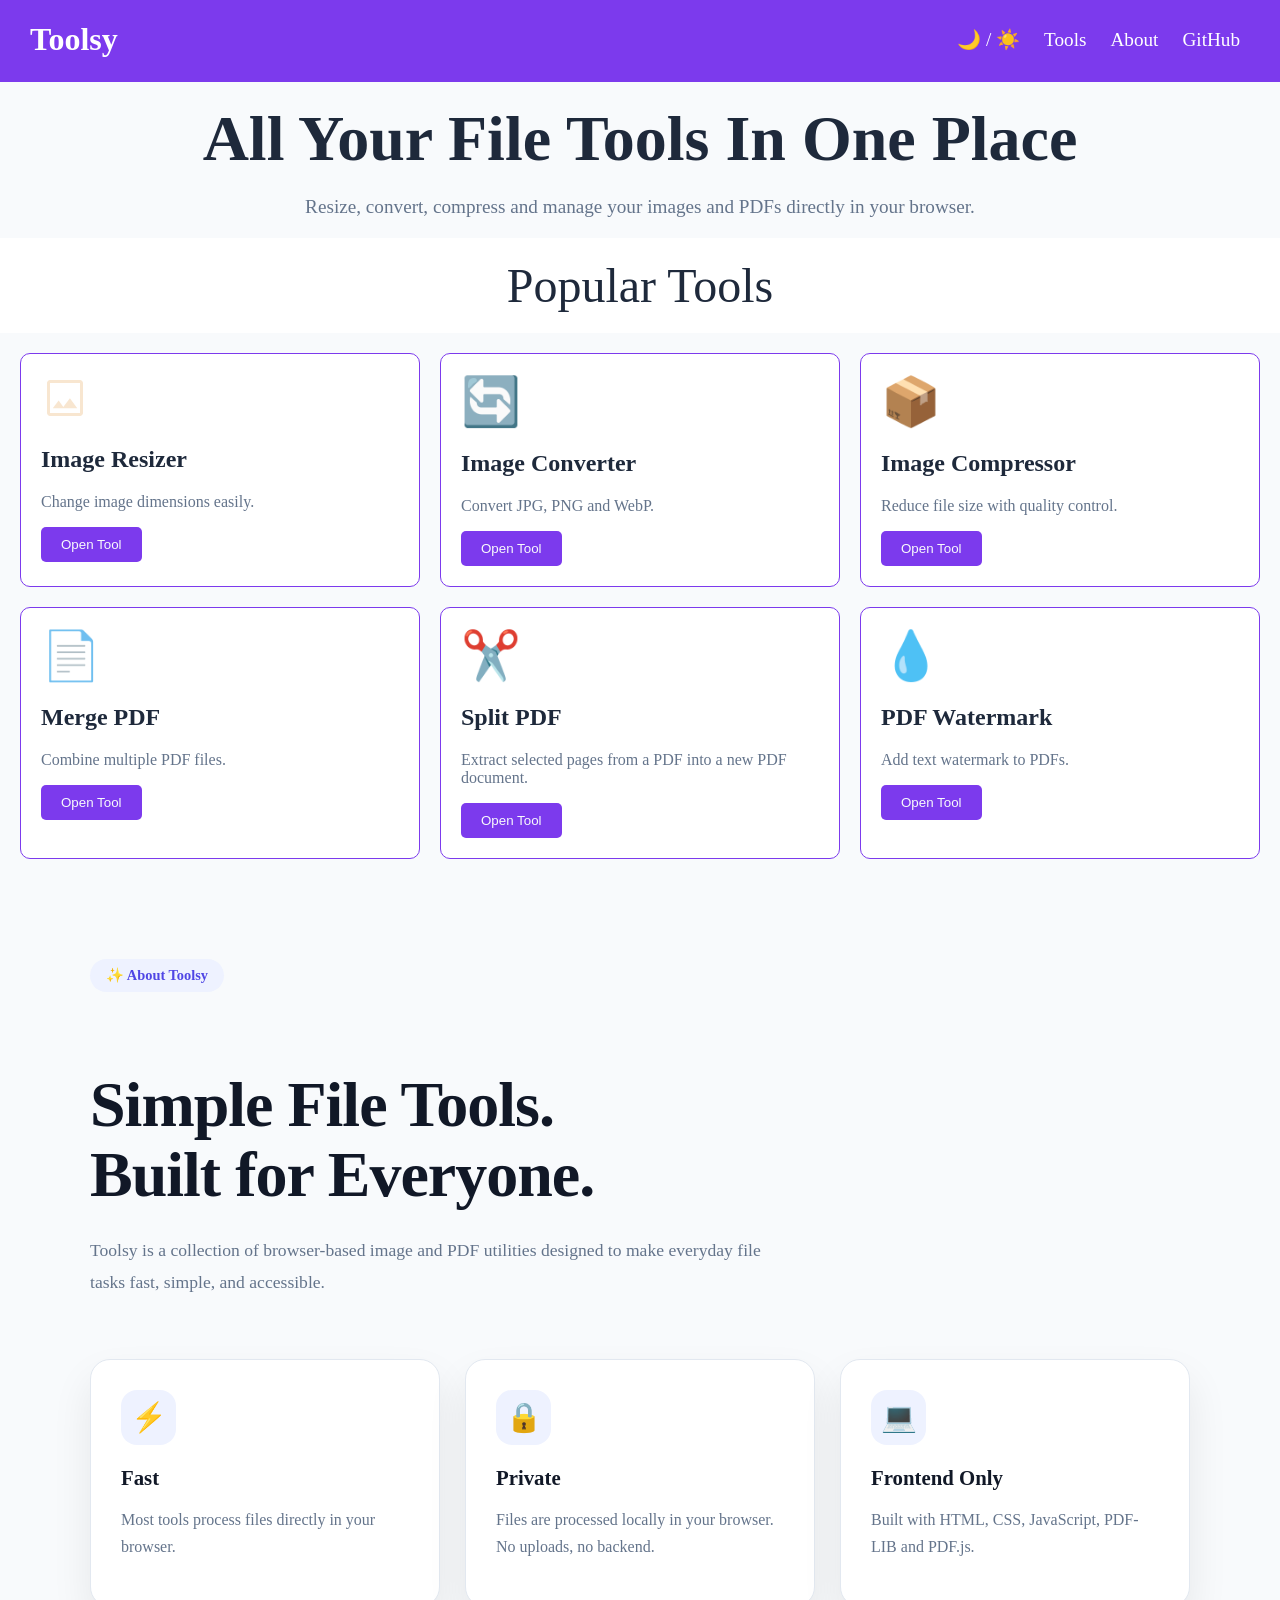
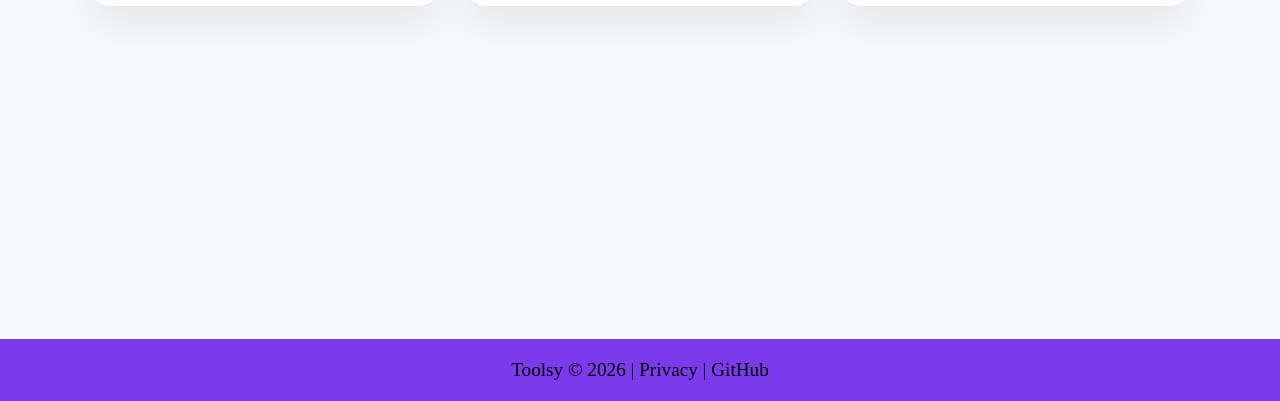
<file: index.html>
<!DOCTYPE html>
<html lang="en">
<head>
    <meta charset="UTF-8">
    <meta name="viewport" content="width=device-width, initial-scale=1.0">
    <title>Toolsy - Simple Image & PDF Tools</title>
     <link rel="icon" href="./assets/test.ico">
    <link rel="stylesheet" href="style.css">
    <link rel="stylesheet" href="./sharedFiles/global.css">
</head>
<body>
    <header>
       
    </header>
    <section data-title="All Your File Tools
In One Place"data-description="Resize, convert, compress and manage your images and PDFs directly in your browser." class="hero">
    </section>
    <section class="features">
       <div class="feature-title">Popular Tools</div>
      <div class="feature-list">

         <div class="tool">
        <img src="./assets/image.svg">
        <h2>Image Resizer</h2>
        <p>Change image dimensions easily.</p>
        <button>Open Tool</button>
    </div>
     <div class="tool">
        <span>🔄</span>
        <h2>Image Converter</h2>
        <p>Convert JPG, PNG and WebP.</p>
        <button>Open Tool</button>
    </div>
     <div class="tool">
        <span>📦</span>
        <h2>Image Compressor</h2>
        <p>Reduce file size with quality control.</p>
        <button>Open Tool</button>
    </div>
     <div class="tool">
        <span>📄</span>
        <h2>Merge PDF</h2>
        <p>Combine multiple PDF files.</p>
        <button>Open Tool</button>
    </div>
     <div class="tool">
        <span>✂️</span>
        <h2>Split PDF</h2>
        <p>Extract selected pages from a PDF into a new PDF document.</p>
        <button>Open Tool</button>
    </div>
     <div class="tool">
        <span>💧</span>
        <h2>PDF Watermark</h2>
        <p>Add text watermark to PDFs.</p>
        <button>Open Tool</button>
    </div>
      </div>

    </section>


    <div id="page-content"></div>
    
    <footer>
      
    </footer>
    
    <script src="./sharedFiles/header.js"></script>
    <script src="./sharedFiles/hero.js"></script>
    <script src="./sharedFiles/footer.js"></script>
    <script src="./sharedFiles/global.js"></script>
    <script src="./sharedFiles/about.js"></script>
    <script src="script.js"></script>


</body>
</html>
</file>
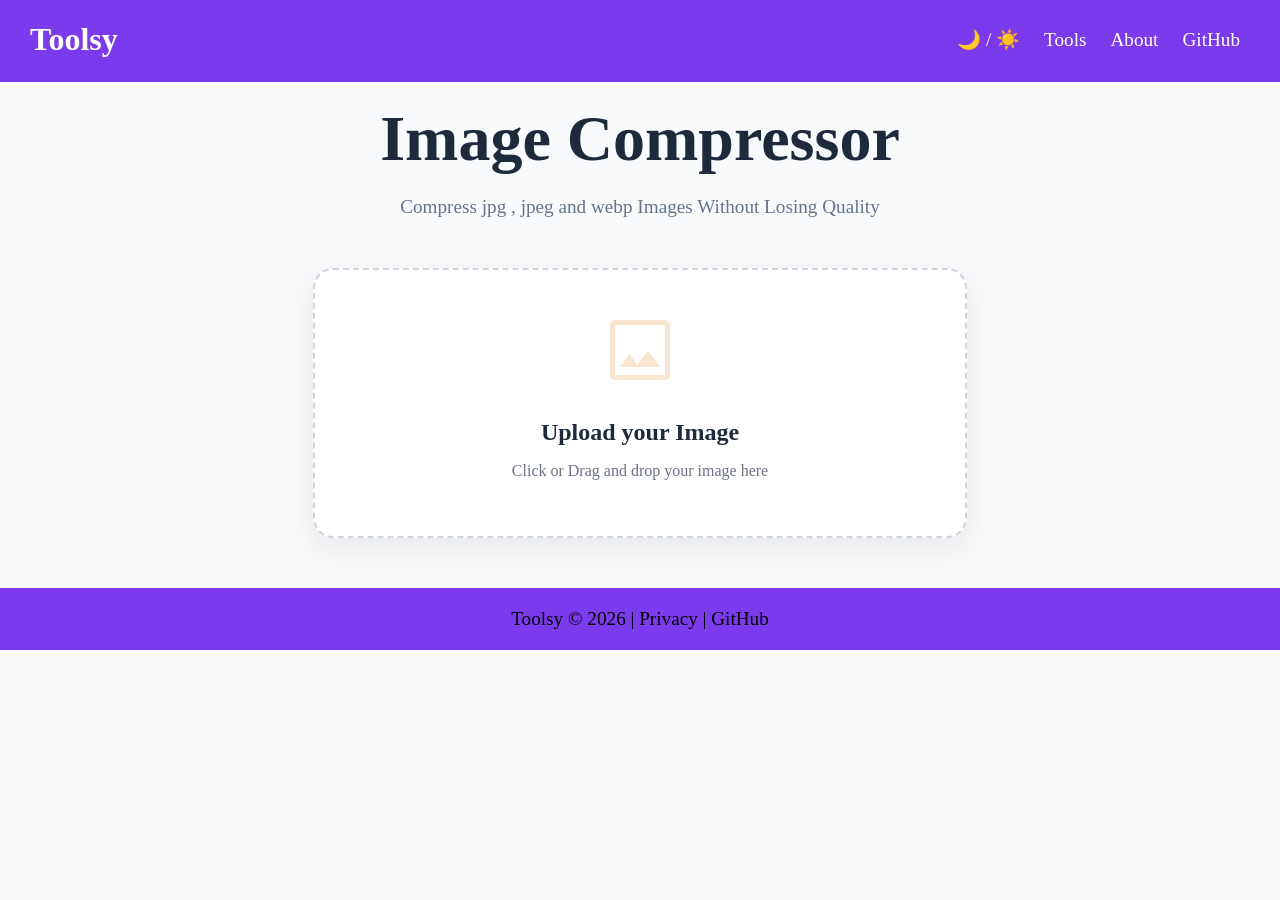
<file: tools/image_compressor/imageCompressor.html>
<!DOCTYPE html>
<html lang="en">
<head>
    <meta charset="UTF-8">
    <meta name="viewport" content="width=device-width, initial-scale=1.0">
    <title>Toolsy - Image Compressor</title>
    <link rel="StyleSheet" href="./imageCompressor.css">
    <link rel="StyleSheet" href="../../sharedFiles/global.css">
</head>
<body>
     <header></header>
    <section data-title="Image Compressor" data-description="Compress jpg , jpeg and webp Images Without Losing Quality" class="hero"></section>

  <!-- upload section-->
    <section class="UploadSection">
        <img class="upload-icon" src="../../assets/image.svg">
        <h3>Upload your Image</h3>
        <p>Click or Drag and drop your image here</p>
        <input style="display: none;" type="file" accept="image/*" id="ImageInput">
    </section>


  <main class="hidden ScreenAfterSelection">

    <div class=" hidden beforAfterPreview">
        <button id="beforCompression">Before Compression</button>
        <button id="afterCompression">After Compression</button>
    </div>
 <!--preview Section-->
    <section class="imagePreviewSection">
        <img width="400px" class="previewImae">
        <div>
                 <button class="ChangeImage">Change Image</button>
    <div class=" SizeInputContainer">
        <div style="font-size: 23px;font-style: bold;">Enter Required Size in Kb:</div>
        <input type="number" min="0" id="sizeInput">
    </div> 
        </div>
     
    
    </section>
        <div class="conatiner">

              <!--info Screen-->
        <section class="infoSection">
            <div class="name"></div>
            <div class="type"></div>
            <div class="size"></div>
        </section>
    <!--Resize Button-->
        <section class="resultPreview">
            <button id="ImageExtCHangeBtn">Compress Image </button>
            <div class="hidden progressScreen">
                <p class="textHeading">Please Wait While We Compress Your Image</p>
                <progress></progress>
            </div>
        </section>
    <!--Button-->

    <section class="hidden lastSection">
        <p class="text">Image Compressed Successfully</p>
        <button id="DownloadBtn">Download</button>

    </section>
        </div>
  
     

    </main>

    <div class="hidden" id="page-content"></div>
    

    <footer></footer>
    

    <script src="../../sharedFiles/header.js"></script>
    <script src="../../sharedFiles/hero.js"></script>
    <script src="../../sharedFiles/about.js"></script>
    <script src="../../sharedFiles/footer.js"></script>
    <script src="../../sharedFiles/global.js"></script>
    <script src="./imageCompressor.js"></script>
</body>
</html>
</file>
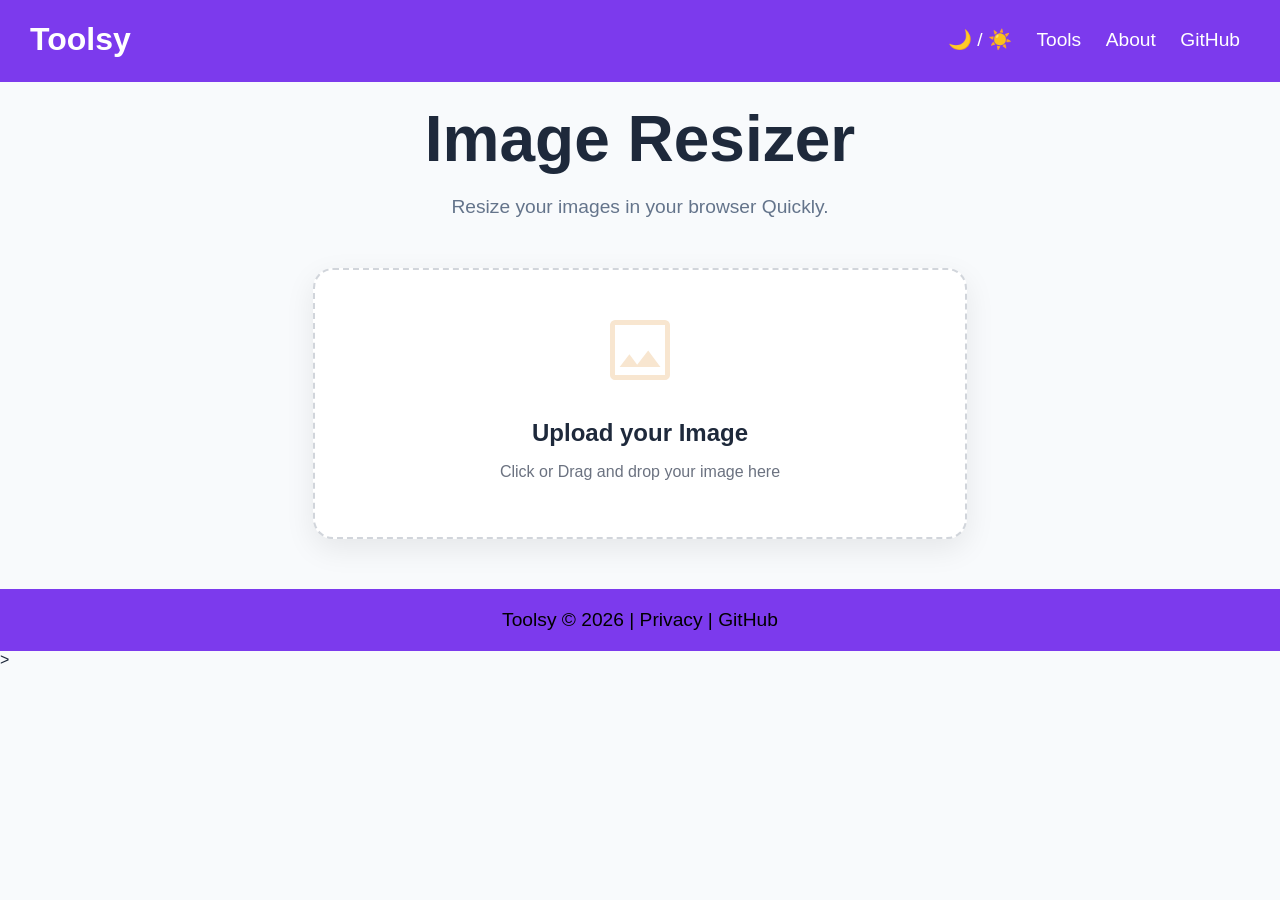
<file: tools/image_Resizer/imgResizer.html>
<!DOCTYPE html>
<html lang="en">
<head>
    <meta charset="UTF-8">
    <meta name="viewport" content="width=device-width, initial-scale=1.0">
    <title>Toolsy - PDF Merger Tool</title>
    <link rel="stylesheet" href="./imageStyle.css">
    <link rel="stylesheet" href="../../sharedFiles/global.css">
</head>
<body>
        <header></header>
    <section data-title="Image Resizer" data-description="Resize your images in your browser Quickly." class="hero">
    </section>

    
        
    <!-- upload section-->
    <section class="UploadSection">
        <img class="upload-icon" src="../../assets/image.svg">
        <h3>Upload your Image</h3>
        <p>Click or Drag and drop your image here</p>
        <input style="display: none;" type="file" accept="image/*" id="ImageInput">
    </section>

    <main class="hidden ScreenAfterSelection">
 <!--preview Section-->
    <section class="imagePreviewSection">
        <img width="400px" class="previewImae">
        <button class="ChangeImage">Change Image</button>
        </section>


        <div class="conatiner">
  <!--info Screen-->
        <section class="infoSection">
            <div class="name"></div>
            <div class="type"></div>
            <div class="size"></div>
        </section>

    <!--choose width and height screen-->
        <div class="textHeading">Enter Width and Height of Image You Want</div>
    <section class="chooseWidhtHeight">
        <div class="width">
            <span>Width In px:</span>
            <input min="0" type="number" id="widhtInput">
        </div>
        <div class="height">
             <span>Height in px:</span>
            <input min="0" type="number" id="HeightInput">
        </div>
    </section>


    <!--Resize Button-->
        <section class="resultPreview">
            <button id="ResizeBtn">Resize</button>
            <div class="hidden progressScreen">
                <p class="textHeading">Please Wait While We Resize Your Image</p>
                <progress></progress>
            </div>
        </section>
    <!--Button-->

    <section class="hidden lastSection">
        <p class="text">Image Resized Successfully</p>
        <button id="DownloadBtn">Download</button>

    </section>
        </div>
  
     

    </main>
   

    








<div class="hidden" id="page-content"></div>
        <footer></footer>


    <script src="../../sharedFiles/header.js"></script>
    <script src="../../sharedFiles/hero.js"></script>
    <script src="../../sharedFiles/about.js"></script>
    <script src="../../sharedFiles/footer.js"></script>
    <script src="../../sharedFiles/global.js"></script>
    <script src="./ImageScript.js" type="module"></script>
</body>
</html>>
</file>
<file: style.css>
/* LIGHT THEME */
:root{


    

    --feature-title-color: #1e293b;

    --tool-title-color: #1e293b;
    --tool-description-color: #64748b;
    --tool-link-color: #7c3aed;

 
    --tool-border-color: #7c3aed;
    --tool-bg-color: #ffffff;
    --tool-shadow-color: #7c3aed;

    --feature-bg-color: #ffffff;
 
}

/* DARK THEME */
.dark{


    

    --feature-title-color: #ffffff;

    --tool-bg-color: #1e293b;
    --tool-title-color: #ffffff;
    --tool-description-color: #94a3b8;
    --tool-link-color: #60a5fa;

   
    --tool-border-color: #60a5fa;
    --tool-shadow-color: #60a5fa;

    --feature-bg-color: #111827;
   

}




.feature-list{
    margin: 20px;
    display: grid;
    grid-template-columns: repeat(auto-fit, minmax(300px, 1fr));
    column-gap: 20px;
    row-gap: 20px;
}
.feature-title{
    background-color: var(--feature-bg-color);
    padding: 20px;
    font-size: 3rem;
    color: var(--feature-title-color);
    text-align: center;
    margin-bottom: 10px;
    }

    .tool{
        padding: 20px;
        background-color: var(--tool-bg-color);
        border-radius: 10px;
        border: 1px solid var(--tool-border-color);
      transition: all 0.3s ease-in-out;
    }
    .tool:hover{
        box-shadow: 0px 0px 10px var(--tool-shadow-color);
        transform: translateY(-5px);
      
    }

    .tool span{
        font-size: 3em;
        font-weight: 600;
    }
    .tool h2{
        color: var(--tool-title-color);
    }

    .tool p{
        color: var(--tool-description-color);
    }
    .tool button{
        border-radius: 5px;
        background-color: var(--tool-link-color);
        color: var(--bg-color);
        border: none;
        padding: 10px 20px;
        cursor: pointer;
    }

    .tool button:hover{
       
        opacity: 0.8;
        scale: 1.05;
    }
</file>
<file: sharedFiles/global.css>
:root{

    --bg-color: #f8fafc;
    --text-color: #1e293b;
  
    --hero-mainTitle-color: #1e293b;
    --hero-description-color: #64748b;

    --header-bg-color: #7c3aed;
    --nav-link-color: #ffffff;
    --header-mainTitle-color: #ffffff;
    --header-bottom-border-color: #7c3aed;

    --footer-bg-color: #7c3aed;
    --footer-text-color: #ffffff;
    --footer-bg-color: #7c3aed;
    --footer-text-color: #000000;
      --about-card: #ffffff;

    --about-text: #111827;
    --about-muted: #64748b;

    --about-primary: #4f46e5;
    --about-primary-soft: #eef2ff;

    --about-border: #e2e8f0;

    --about-shadow: 0 20px 40px rgba(0,0,0,0.08);

}

/* DARK THEME */
.dark{
    --bg-color: #0f172a;
    --text-color: #f8fafc;
    --hero-mainTitle-color: #ffffff;
    --hero-description-color: #94a3b8;
    --header-bg-color: #080f1f;
    --nav-link-color: #e2e8f0;
    --header-mainTitle-color: #ffffff;
    --header-bottom-border-color: #7c3aed;


    --footer-bg-color: #020617;
    --footer-text-color: #cbd5e1;
    --footer-bg-color: #000;
    --footer-text-color: #ffffff;

    --about-card: #1e293b;

    --about-text: #f8fafc;
    --about-muted: #94a3b8;

    --about-primary: #818cf8;
    --about-primary-soft: #312e81;

    --about-border: #334155;

    --about-shadow: 0 20px 40px rgba(0,0,0,0.3);


}

body{
    background-color: var(--bg-color);
    margin: 0;
    padding: 0;
    user-select: none;
}

header{
    padding: 0 30px;
    color: var(--text-color);
    background-color: var(--header-bg-color);
    display: flex;
    justify-content: space-between;
    align-items: center;
    padding: 0 px;
    border-bottom: 2px solid var(--header-bottom-border-color);
}

header h1{
    font-size: 2rem;
    color: var(--header-mainTitle-color);
}

nav a{
    text-decoration: none;
   line-height: 1.5;
    color: var(--nav-link-color);
    margin: 0 10px;
    font-size: 1.2em;
}



.mainTitle{
    padding: 0 20px;
    font-weight: 800;
    font-size: 4rem;
    color: var(--hero-mainTitle-color);
    text-align: center;
    margin: 20px 0;

}

.description{
    color: var(--hero-description-color);
    text-align: center;
    font-size: 1.2em;
    margin-bottom: 20px;
}

    footer{
        background-color: var(--footer-bg-color);
        color: var(--footer-text-color);
        text-align: center;
        padding: 20px;
    }

    footer p{
        text-align: center;
        font-size: 1.2em;
        margin: 0;
    }

    .about {

    background: var(--about-bg);

    padding: 80px 20px;

    color: var(--about-text);

    min-height: 100vh;

    transition: background .3s ease;

}



.about .container {

    max-width: 1100px;

    margin: auto;

}


.about .badge {

    display: inline-flex;

    align-items: center;

    gap: 8px;

    padding: 8px 16px;

    border-radius: 50px;

    background: var(--about-primary-soft);

    color: var(--about-primary);

    font-weight: 600;

    font-size: .9rem;

    margin-bottom: 25px;

}



/* Heading */

.about h1 {

    font-size: clamp(2.5rem,5vw,4rem);

    line-height: 1.1;

    letter-spacing: -1px;

    margin-bottom: 25px;

}



.about .lead {

    max-width: 700px;

    color: var(--about-muted);

    font-size: 1.1rem;

    line-height: 1.8;

    margin-bottom: 60px;

}



/* Cards */

.about .cards {

    display: grid;

    grid-template-columns: repeat(
        auto-fit,
        minmax(260px,1fr)
    );

    gap: 25px;

}



/* Individual Card */

.about .card {

    background: var(--about-card);

    border: 1px solid var(--about-border);

    border-radius: 20px;

    padding: 30px;

    box-shadow: var(--about-shadow);

    transition:

        transform .3s ease,

        border-color .3s ease,

        box-shadow .3s ease;

}



.about .card:hover {

    transform: translateY(-8px);

    border-color: var(--about-primary);

}



/* Icons */

.about .icon {

    width: 55px;

    height: 55px;

    display: flex;

    justify-content: center;

    align-items: center;

    border-radius: 16px;

    background: var(--about-primary-soft);

    font-size: 1.8rem;

    margin-bottom: 20px;

}



.about .card h3 {

    font-size: 1.3rem;

    margin-bottom: 12px;

}



.about .card p {

    color: var(--about-muted);

    line-height: 1.7;

}



/* Reveal Animation */

.reveal {

    opacity: 0;

    transform: translateY(40px);

    transition:

        opacity .7s ease,

        transform .7s ease;

}



.reveal.active {

    opacity: 1;

    transform: translateY(0);

}



/* Mobile */

@media(max-width:600px){


    .about {

        padding: 50px 16px;

    }


    .about h1 {

        font-size: 2.3rem;

    }


    .about .lead {

        font-size: 1rem;

    }


}

@media (max-width: 600px) {

    header {
        padding: 10px 15px;
        flex-direction: column;
        gap: 5px;
    }

    header h1 {
        font-size: 1.6rem;
        margin: 0;
    }

    nav {
        width: 100%;
        display: flex;
        justify-content: space-between;
        align-items: center;
    }

    nav a {
        flex: 1;
        text-align: center;
        margin: 0;
        padding: 8px 0;
        font-size: 1rem;
    }
}
</file>
<file: tools/image_compressor/imageCompressor.css>
:root {
    --bg-color: #f7f9fc;
    --card-color: #ffffff;
    --text-color: #1f2937;
    --secondary-text: #6b7280;
    --border-color: #d1d5db;
    --primary-color: #2563eb;
    --primary-hover: #1d4ed8;
    --shadow: 0 10px 30px rgba(0, 0, 0, 0.08);
    --input-bg: #ffffff;
    --success-color: #16a34a;
}

.dark {
    --bg-color: #111827;
    --card-color: #1f2937;
    --text-color: #f9fafb;
    --secondary-text: #9ca3af;
    --border-color: #374151;
    --primary-color: #3b82f6;
    --primary-hover: #60a5fa;
    --shadow: 0 10px 30px rgba(0,0,0,0.4);
    --input-bg: #111827;
    --success-color: #22c55e;
}

body {
    background: var(--bg-color);
    color: var(--text-color);
    transition: 0.3s ease;
}


.UploadSection {
    width: 90%;
    max-width: 600px;
    margin: 50px auto;
    padding: 40px 25px;
    background: var(--card-color);
    border: 2px dashed var(--border-color);
    border-radius: 20px;
    text-align: center;
    cursor: pointer;
    box-shadow: var(--shadow);
    transition: 0.3s ease;
}


.UploadSection:hover {
    border-color: var(--primary-color);
    transform: translateY(-5px);
}


.upload-icon {
    width: 80px;
    margin-bottom: 15px;
}


.UploadSection h3 {
    font-size: 24px;
    margin: 10px 0;
}


.UploadSection p {
    color: var(--secondary-text);
}

:root {
    --bg-color: #f7f9fc;
    --card-color: #ffffff;
    --text-color: #1f2937;
    --secondary-text: #6b7280;
    --border-color: #d1d5db;
    --primary-color: #2563eb;
    --primary-hover: #1d4ed8;
    --shadow: 0 10px 30px rgba(0, 0, 0, 0.08);
    --input-bg: #ffffff;
    --success-color: #16a34a;
    --options_button_color:#04245b;
}

.dark {
    --bg-color: #111827;
    --card-color: #1f2937;
    --text-color: #f9fafb;
    --secondary-text: #9ca3af;
    --border-color: #374151;
    --primary-color: #3b82f6;
    --primary-hover: #60a5fa;
    --shadow: 0 10px 30px rgba(0,0,0,0.4);
    --input-bg: #111827;
    --success-color: #22c55e;
    --options_button_color:#6b54f0;
}

body {
    background: var(--bg-color);
    color: var(--text-color);
    transition: 0.3s ease;
}


.UploadSection {
    width: 90%;
    max-width: 600px;
    margin: 50px auto;
    padding: 40px 25px;
    background: var(--card-color);
    border: 2px dashed var(--border-color);
    border-radius: 20px;
    text-align: center;
    cursor: pointer;
    box-shadow: var(--shadow);
    transition: 0.3s ease;
}


.UploadSection:hover {
    border-color: var(--primary-color);
    transform: translateY(-5px);
}


.upload-icon {
    width: 80px;
    margin-bottom: 15px;
}


.UploadSection h3 {
    font-size: 24px;
    margin: 10px 0;
}


.UploadSection p {
    color: var(--secondary-text);
}


.ScreenAfterSelection {
    width: 90%;
    max-width: 900px;
    margin: auto;
}


.hidden {
    display: none;
}


.imagePreviewSection {
    background: var(--card-color);
    padding: 25px;
    border-radius: 20px;
    box-shadow: var(--shadow);
    text-align: center;
}


.previewImae {
    max-width: 100%;
    height: auto;
    border-radius: 15px;
    object-fit: contain;
}


.ChangeImage {
    margin-top: 20px;
}


.textHeading {
    text-align: center;
    font-size: 20px;
    font-weight: 600;
    margin: 25px 0;
}
.imageConvertorOptions{
   margin: 20px;
    display: grid;
    grid-template-columns: repeat(auto-fit, minmax(200px, 1fr));
    column-gap: 20px;
    row-gap: 20px;
}

.imageConvertorOptions button{
    padding: 20px;
 background-color: var(--options_button_color);
}



button {

    padding: 12px 25px;

    border: none;
    border-radius: 10px;

    background: var(--primary-color);
    color: white;

    font-size: 16px;
    cursor: pointer;

    transition: 0.3s ease;

}


button:hover {

    background: var(--primary-hover);
    transform: translateY(-2px);

}


.resultPreview {

    text-align: center;
    margin-top: 30px;

}


.progressScreen {

    margin-top: 20px;
}


progress {

    width: 80%;
    height: 20px;

}



.lastSection {

    margin-top: 30px;

    text-align: center;

    padding: 25px;

    border-radius: 15px;

    background: var(--bg-color);

}


.lastSection .text {

    color: var(--success-color);

    font-size: 20px;

    font-weight: bold;

}


.infoSection {
    display: grid;
    grid-template-columns: repeat(auto-fit,minmax(200px,1fr));
    gap: 15px;
    margin-bottom: 30px;
}


.infoSection div {
    padding: 15px;
    border-radius: 12px;
    background: var(--bg-color);
    border: 1px solid var(--border-color);
}
@media(max-width:600px){

    .conatiner{
        padding:20px;
    }


    .UploadSection{
        padding:30px 15px;
    }



}
</file>
<file: tools/image_Resizer/imageStyle.css>
:root {
    --bg-color: #f7f9fc;
    --card-color: #ffffff;
    --text-color: #1f2937;
    --secondary-text: #6b7280;
    --border-color: #d1d5db;
    --primary-color: #2563eb;
    --primary-hover: #1d4ed8;
    --shadow: 0 10px 30px rgba(0, 0, 0, 0.08);
    --input-bg: #ffffff;
    --success-color: #16a34a;
}

.dark {
    --bg-color: #111827;
    --card-color: #1f2937;
    --text-color: #f9fafb;
    --secondary-text: #9ca3af;
    --border-color: #374151;
    --primary-color: #3b82f6;
    --primary-hover: #60a5fa;
    --shadow: 0 10px 30px rgba(0,0,0,0.4);
    --input-bg: #111827;
    --success-color: #22c55e;
}

body {
    background: var(--bg-color);
    color: var(--text-color);
    font-family: Arial, Helvetica, sans-serif;
    transition: 0.3s ease;
}


.UploadSection {
    width: 90%;
    max-width: 600px;
    margin: 50px auto;
    padding: 40px 25px;
    background: var(--card-color);
    border: 2px dashed var(--border-color);
    border-radius: 20px;
    text-align: center;
    cursor: pointer;
    box-shadow: var(--shadow);
    transition: 0.3s ease;
}


.UploadSection:hover {
    border-color: var(--primary-color);
    transform: translateY(-5px);
}


.upload-icon {
    width: 80px;
    margin-bottom: 15px;
}


.UploadSection h3 {
    font-size: 24px;
    margin: 10px 0;
}


.UploadSection p {
    color: var(--secondary-text);
}


.ScreenAfterSelection {
    width: 90%;
    max-width: 900px;
    margin: auto;
}


.hidden {
    display: none;
}


.imagePreviewSection {
    background: var(--card-color);
    padding: 25px;
    border-radius: 20px;
    box-shadow: var(--shadow);
    text-align: center;
}


.previewImae {
    max-width: 100%;
    height: auto;
    border-radius: 15px;
    object-fit: contain;
}


.ChangeImage {
    margin-top: 20px;
}



.conatiner {
    margin-top: 25px;
    background: var(--card-color);
    padding: 30px;
    border-radius: 20px;
    box-shadow: var(--shadow);
}



.infoSection {
    display: grid;
    grid-template-columns: repeat(auto-fit,minmax(200px,1fr));
    gap: 15px;
    margin-bottom: 30px;
}


.infoSection div {
    padding: 15px;
    border-radius: 12px;
    background: var(--bg-color);
    border: 1px solid var(--border-color);
}


.textHeading {
    text-align: center;
    font-size: 20px;
    font-weight: 600;
    margin: 25px 0;
}


/* =========================
   Width Height Section
========================= */

.chooseWidhtHeight {
    display: flex;
    gap: 20px;
    justify-content: center;
    flex-wrap: wrap;
}


.width,
.height {
    display: flex;
    flex-direction: column;
    gap: 8px;
}


.width span,
.height span {
    color: var(--secondary-text);
}


input[type="number"] {

    width: 200px;
    padding: 12px;
    font-size: 16px;

    border-radius: 10px;
    border: 1px solid var(--border-color);

    background: var(--input-bg);
    color: var(--text-color);

    outline: none;
}


input[type="number"]:focus {
    border-color: var(--primary-color);
}


/* =========================
   Buttons
========================= */

button {

    padding: 12px 25px;

    border: none;
    border-radius: 10px;

    background: var(--primary-color);
    color: white;

    font-size: 16px;
    cursor: pointer;

    transition: 0.3s ease;

}


button:hover {

    background: var(--primary-hover);
    transform: translateY(-2px);

}


/* =========================
   Resize Section
========================= */

.resultPreview {

    text-align: center;
    margin-top: 30px;

}


.progressScreen {

    margin-top: 20px;
}


progress {

    width: 80%;
    height: 20px;

}


/* =========================
   Last Section
========================= */

.lastSection {

    margin-top: 30px;

    text-align: center;

    padding: 25px;

    border-radius: 15px;

    background: var(--bg-color);

}


.lastSection .text {

    color: var(--success-color);

    font-size: 20px;

    font-weight: bold;

}


/* =========================
   Responsive
========================= */

@media(max-width:600px){

    .conatiner{
        padding:20px;
    }


    .UploadSection{
        padding:30px 15px;
    }


    input[type="number"]{
        width:100%;
    }


    .chooseWidhtHeight{
        flex-direction:column;
    }

}
</file>
